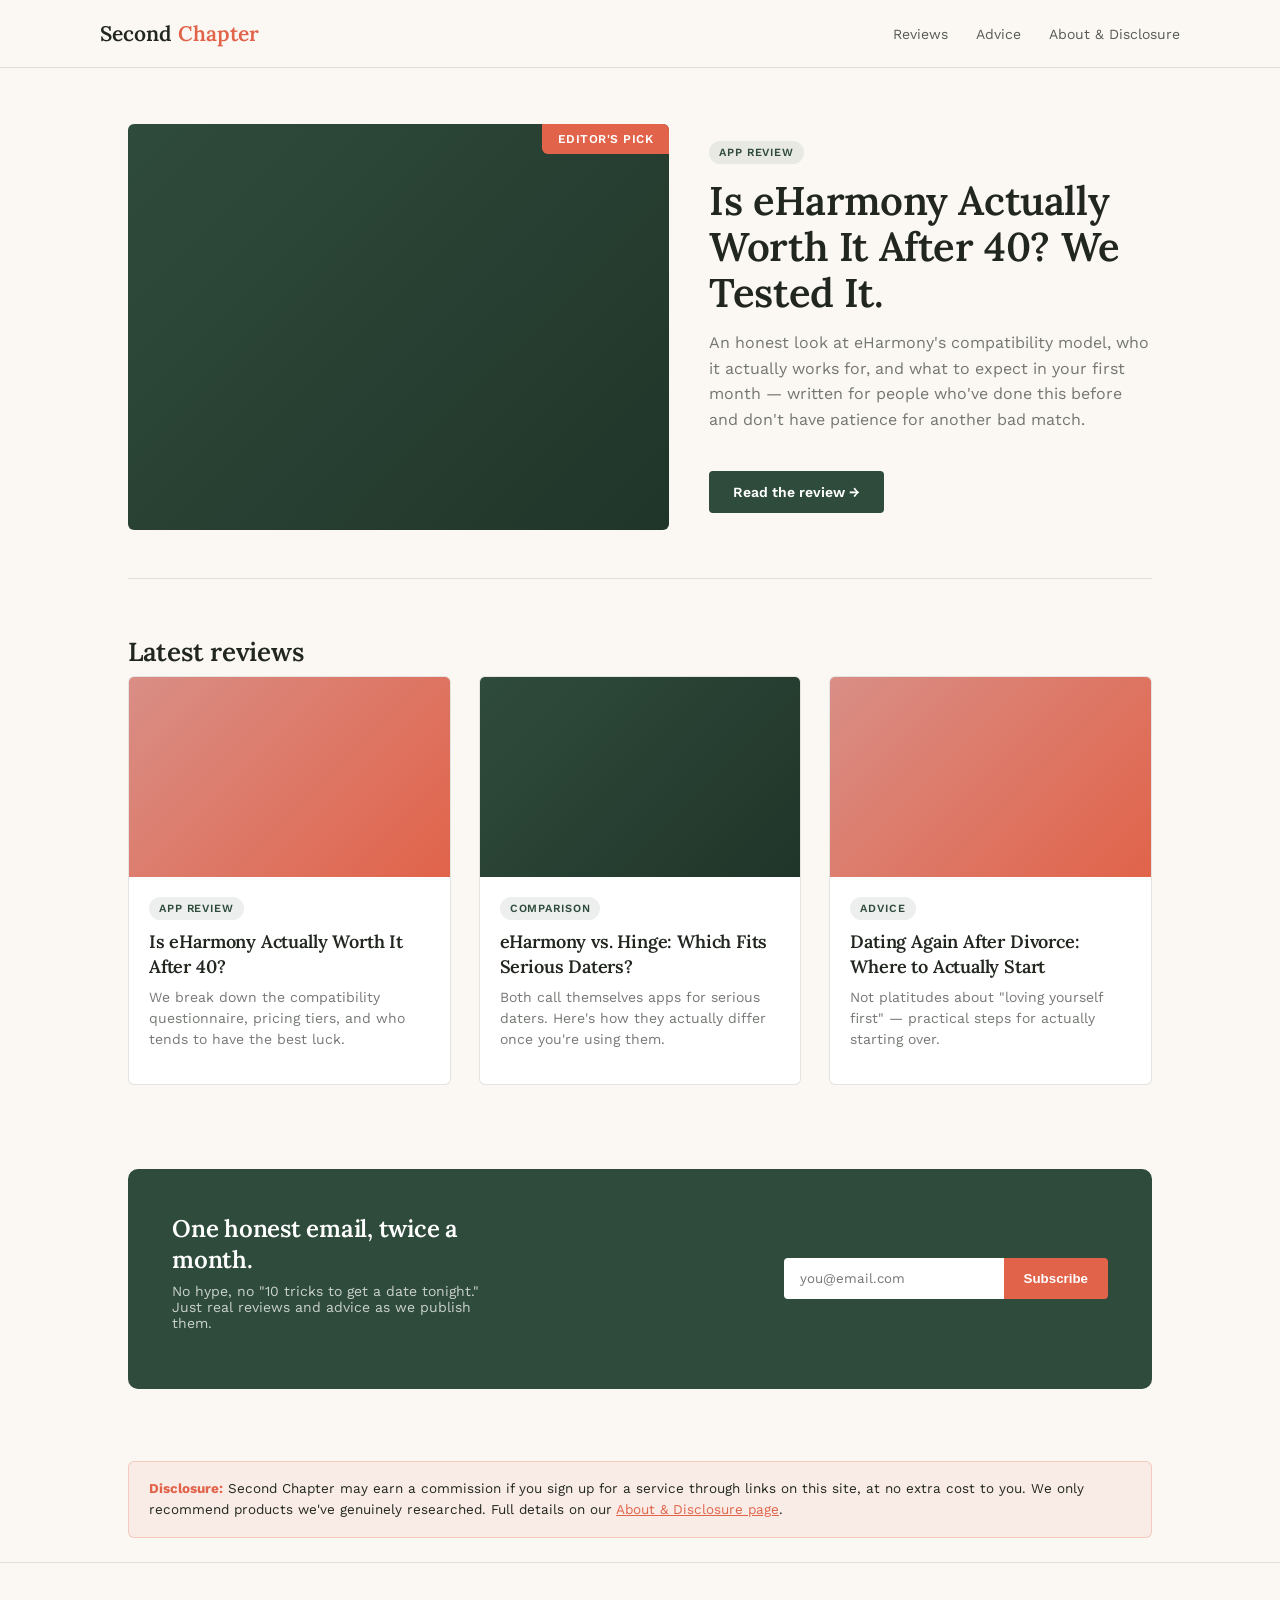
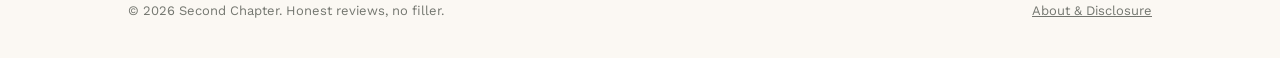
<file: index.html>
<!DOCTYPE html>
<html lang="en">
<head>
<meta charset="UTF-8">
<meta name="viewport" content="width=device-width, initial-scale=1.0">
<meta name="google-site-verification" content="4JH7zGZ_nE0rTeVRltQu4pvjccL-oIEWRIlBzARLXTw" />
<title>Second Chapter — Honest Dating App Reviews & Advice</title>
<link rel="preconnect" href="https://fonts.googleapis.com">
<link href="https://fonts.googleapis.com/css2?family=Lora:wght@500;600;700&family=Work+Sans:wght@400;500;600&display=swap" rel="stylesheet">
<link rel="stylesheet" href="style.css">
</head>
<body>

<nav class="topbar">
  <div class="topbar-inner wrap" style="padding-left:0;padding-right:0;">
    <div class="brand">Second <span>Chapter</span></div>
    <div class="nav-links">
      <a href="#reviews">Reviews</a>
      <a href="#advice">Advice</a>
      <a href="about.html">About & Disclosure</a>
    </div>
  </div>
</nav>

<div class="wrap">

  <section class="featured">
    <div class="art">
      <div class="fold">EDITOR'S PICK</div>
    </div>
    <div>
      <span class="tag">App Review</span>
      <h1>Is eHarmony Actually Worth It After 40? We Tested It.</h1>
      <p class="dek">An honest look at eHarmony's compatibility model, who it actually works for, and what to expect in your first month — written for people who've done this before and don't have patience for another bad match.</p>
      <a class="btn" href="posts/eharmony-review.html">Read the review →</a>
    </div>
  </section>

  <div class="section-head" id="reviews">
    <h2>Latest reviews</h2>
  </div>
  <div class="post-grid">
    <a class="post-card" href="posts/eharmony-review.html">
      <div class="thumb"></div>
      <div class="body">
        <span class="tag">App Review</span>
        <h3>Is eHarmony Actually Worth It After 40?</h3>
        <p>We break down the compatibility questionnaire, pricing tiers, and who tends to have the best luck.</p>
      </div>
    </a>
    <a class="post-card" href="posts/eharmony-vs-hinge.html">
      <div class="thumb" style="background:linear-gradient(135deg,#2F4B3C,#203529);"></div>
      <div class="body">
        <span class="tag">Comparison</span>
        <h3>eHarmony vs. Hinge: Which Fits Serious Daters?</h3>
        <p>Both call themselves apps for serious daters. Here's how they actually differ once you're using them.</p>
      </div>
    </a>
    <a class="post-card" href="posts/dating-after-divorce.html">
      <div class="thumb" style="background:linear-gradient(135deg,#D98E86,#E1634A);"></div>
      <div class="body">
        <span class="tag">Advice</span>
        <h3>Dating Again After Divorce: Where to Actually Start</h3>
        <p>Not platitudes about "loving yourself first" — practical steps for actually starting over.</p>
      </div>
    </a>
  </div>

  <div class="newsletter" id="advice">
    <div>
      <h3>One honest email, twice a month.</h3>
      <p>No hype, no "10 tricks to get a date tonight." Just real reviews and advice as we publish them.</p>
    </div>
    <form class="nform" onsubmit="event.preventDefault(); this.querySelector('button').textContent='Subscribed';">
      <input type="email" placeholder="you@email.com" required>
      <button type="submit">Subscribe</button>
    </form>
  </div>

  <div class="disclosure-strip">
    <strong>Disclosure:</strong> Second Chapter may earn a commission if you sign up for a service through links on this site, at no extra cost to you. We only recommend products we've genuinely researched. Full details on our <a href="about.html" style="color:var(--coral);">About & Disclosure page</a>.
  </div>

</div>

<footer>
  <div class="wrap foot-inner">
    <span>© 2026 Second Chapter. Honest reviews, no filler.</span>
    <span><a href="about.html">About & Disclosure</a></span>
  </div>
</footer>

</body>
</html>
</file>
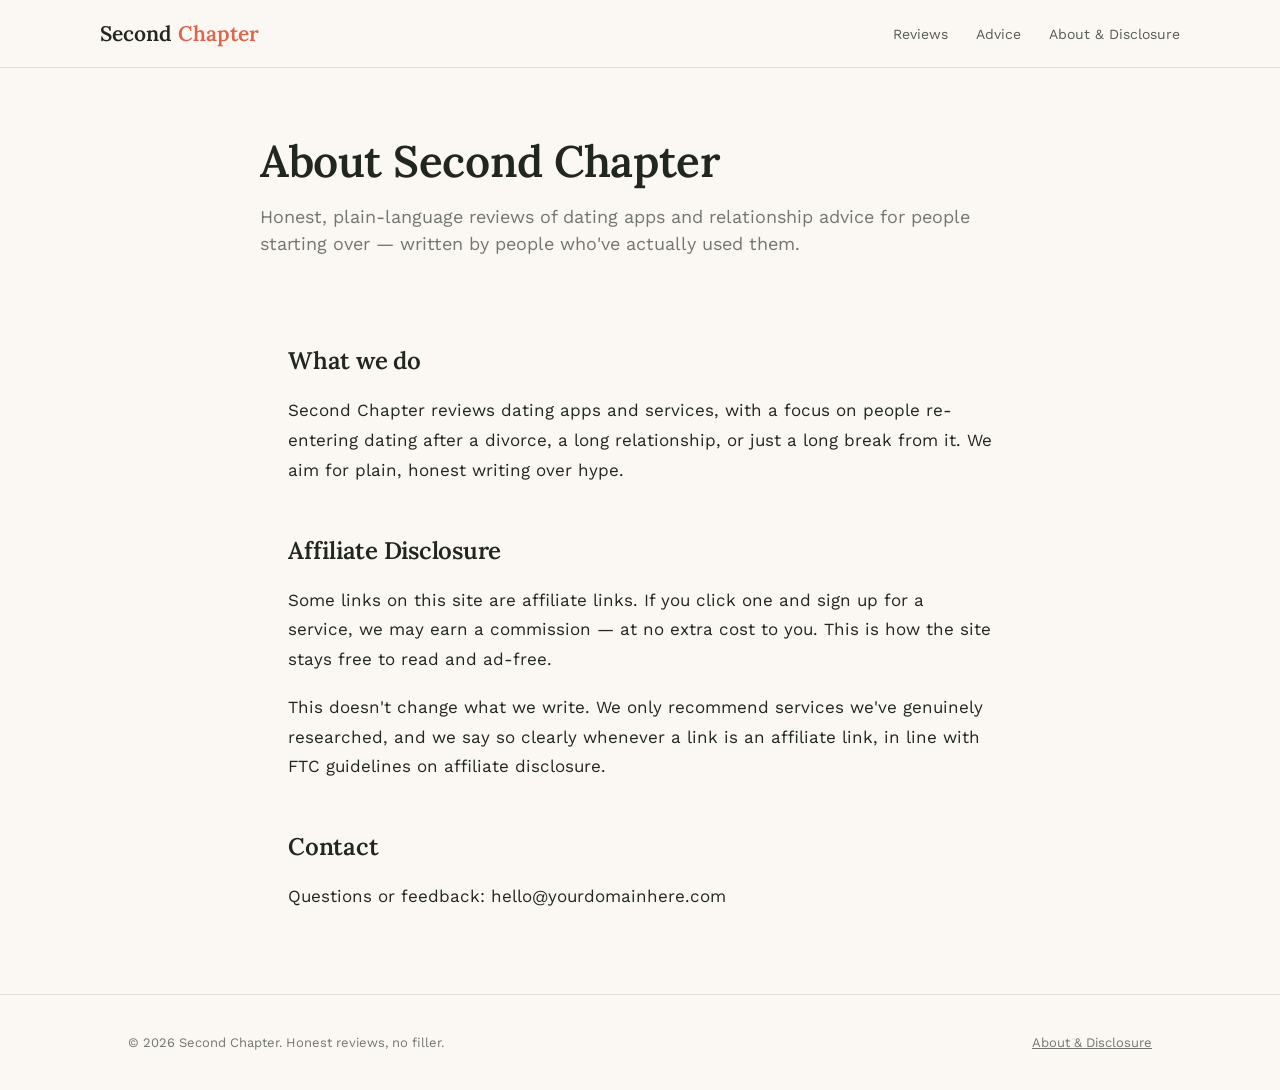
<file: about.html>
<!DOCTYPE html>
<html lang="en">
<head>
<meta charset="UTF-8">
<meta name="viewport" content="width=device-width, initial-scale=1.0">
<title>About & Disclosure — Second Chapter</title>
<link rel="preconnect" href="https://fonts.googleapis.com">
<link href="https://fonts.googleapis.com/css2?family=Lora:wght@500;600;700&family=Work+Sans:wght@400;500;600&display=swap" rel="stylesheet">
<link rel="stylesheet" href="style.css">
</head>
<body>

<nav class="topbar">
  <div class="topbar-inner wrap" style="padding-left:0;padding-right:0;">
    <div class="brand"><a href="index.html" style="text-decoration:none;color:inherit;">Second <span>Chapter</span></a></div>
    <div class="nav-links">
      <a href="index.html#reviews">Reviews</a>
      <a href="index.html#advice">Advice</a>
      <a href="about.html">About & Disclosure</a>
    </div>
  </div>
</nav>

<div class="article-head wrap">
  <h1>About Second Chapter</h1>
  <p class="dek">Honest, plain-language reviews of dating apps and relationship advice for people starting over — written by people who've actually used them.</p>
</div>

<article class="article-body wrap">
  <h2>What we do</h2>
  <p>Second Chapter reviews dating apps and services, with a focus on people re-entering dating after a divorce, a long relationship, or just a long break from it. We aim for plain, honest writing over hype.</p>

  <h2>Affiliate Disclosure</h2>
  <p>Some links on this site are affiliate links. If you click one and sign up for a service, we may earn a commission — at no extra cost to you. This is how the site stays free to read and ad-free.</p>
  <p>This doesn't change what we write. We only recommend services we've genuinely researched, and we say so clearly whenever a link is an affiliate link, in line with FTC guidelines on affiliate disclosure.</p>

  <h2>Contact</h2>
  <p>Questions or feedback: hello@yourdomainhere.com</p>
</article>

<footer>
  <div class="wrap foot-inner">
    <span>© 2026 Second Chapter. Honest reviews, no filler.</span>
    <span><a href="about.html">About & Disclosure</a></span>
  </div>
</footer>

</body>
</html>
</file>
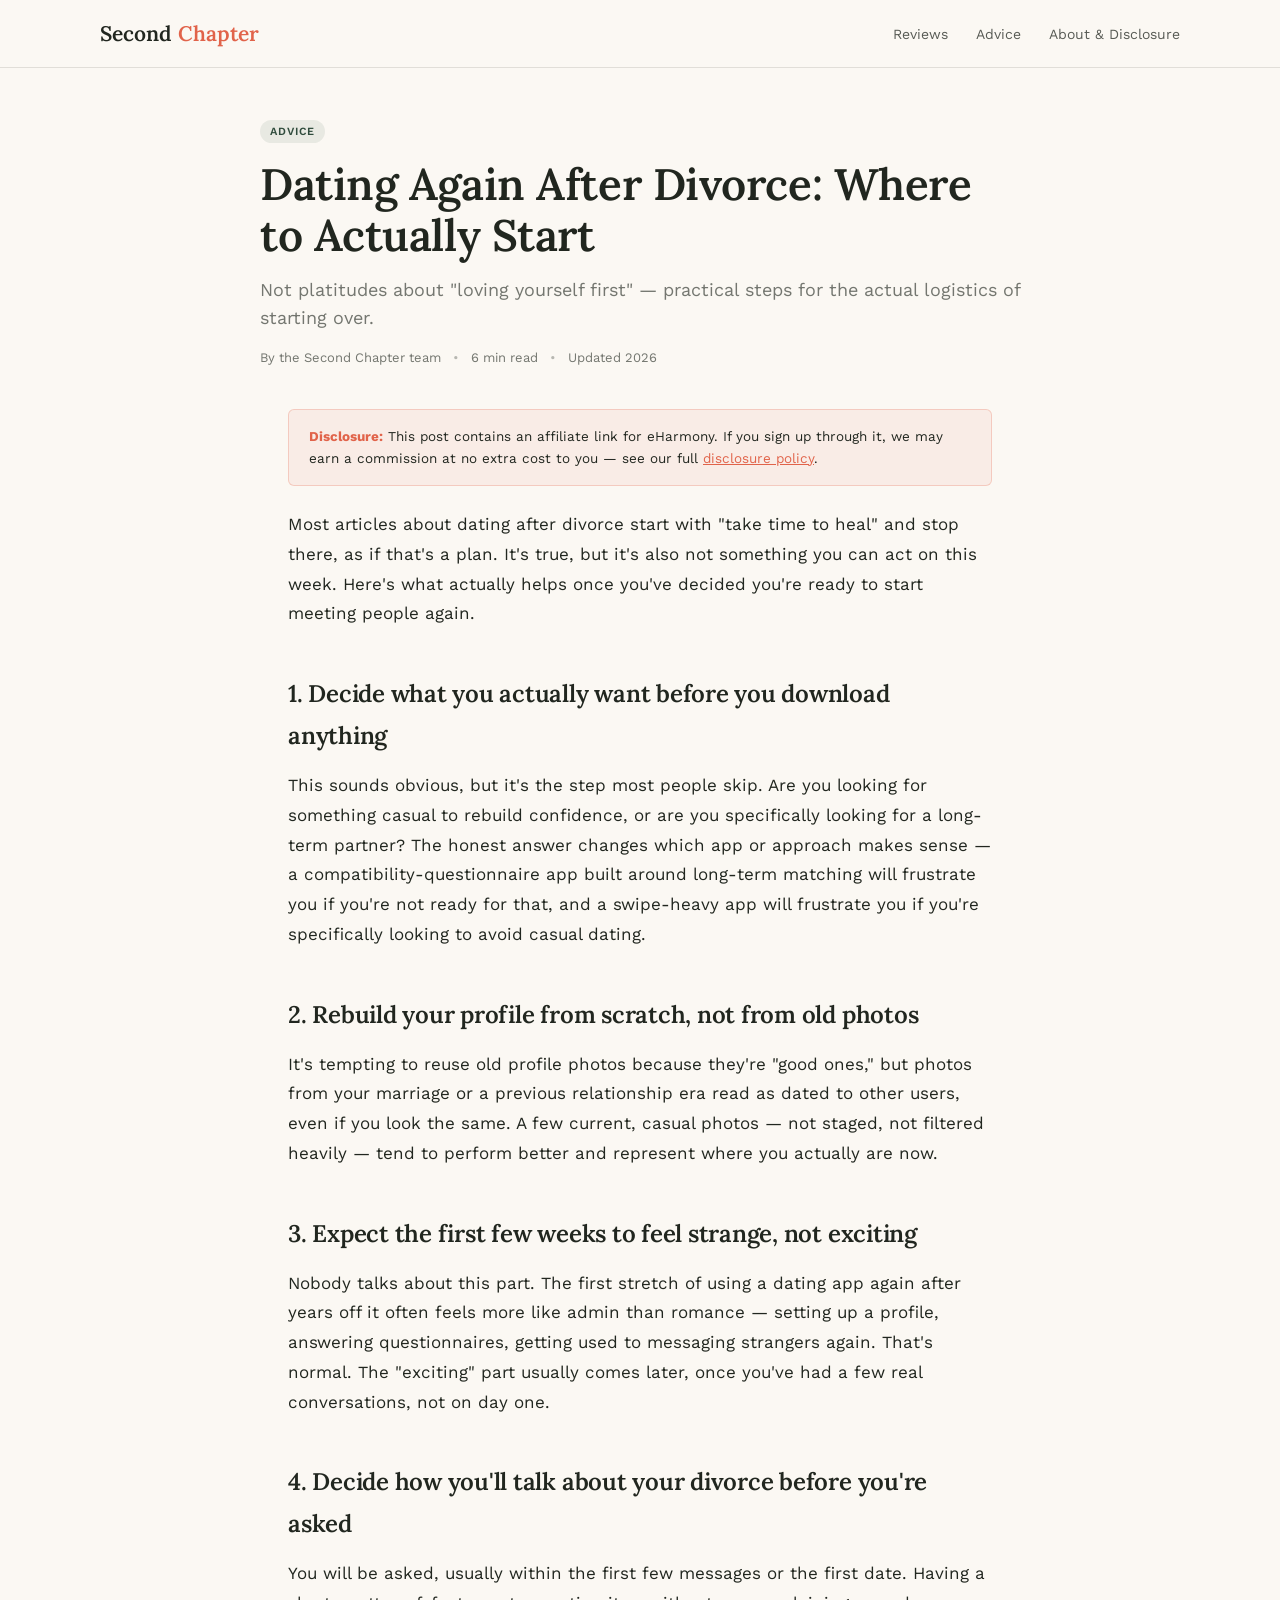
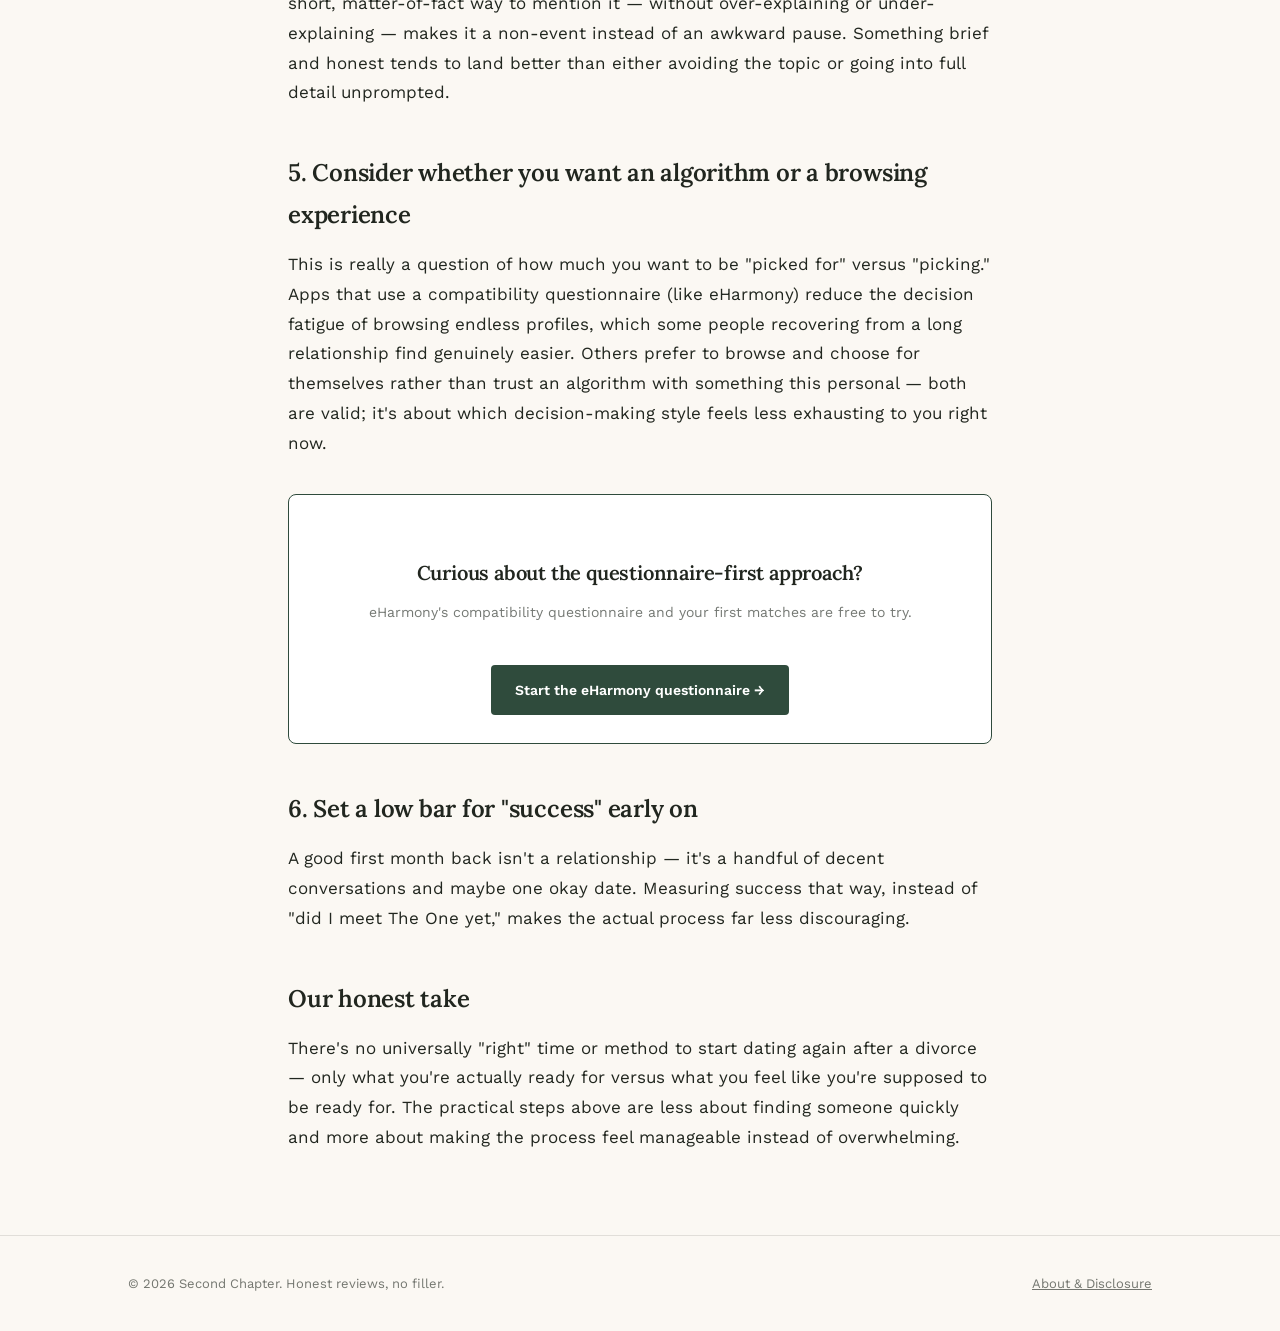
<file: posts/dating-after-divorce.html>
<!DOCTYPE html>
<html lang="en">
<head>
<meta charset="UTF-8">
<meta name="viewport" content="width=device-width, initial-scale=1.0">
<title>Dating Again After Divorce: Where to Actually Start — Second Chapter</title>
<link rel="preconnect" href="https://fonts.googleapis.com">
<link href="https://fonts.googleapis.com/css2?family=Lora:wght@500;600;700&family=Work+Sans:wght@400;500;600&display=swap" rel="stylesheet">
<link rel="stylesheet" href="../style.css">
</head>
<body>

<nav class="topbar">
  <div class="topbar-inner wrap" style="padding-left:0;padding-right:0;">
    <div class="brand"><a href="../index.html" style="text-decoration:none;color:inherit;">Second <span>Chapter</span></a></div>
    <div class="nav-links">
      <a href="../index.html#reviews">Reviews</a>
      <a href="../index.html#advice">Advice</a>
      <a href="../about.html">About & Disclosure</a>
    </div>
  </div>
</nav>

<div class="article-head wrap">
  <span class="tag">Advice</span>
  <h1>Dating Again After Divorce: Where to Actually Start</h1>
  <p class="dek">Not platitudes about "loving yourself first" — practical steps for the actual logistics of starting over.</p>
  <div class="meta">By the Second Chapter team <span class="dot">•</span> 6 min read <span class="dot">•</span> Updated 2026</div>
</div>

<article class="article-body wrap">

  <div class="disclosure-strip">
    <strong>Disclosure:</strong> This post contains an affiliate link for eHarmony. If you sign up through it, we may earn a commission at no extra cost to you — see our full <a href="../about.html" style="color:var(--coral);">disclosure policy</a>.
  </div>

  <p>Most articles about dating after divorce start with "take time to heal" and stop there, as if that's a plan. It's true, but it's also not something you can act on this week. Here's what actually helps once you've decided you're ready to start meeting people again.</p>

  <h2>1. Decide what you actually want before you download anything</h2>
  <p>This sounds obvious, but it's the step most people skip. Are you looking for something casual to rebuild confidence, or are you specifically looking for a long-term partner? The honest answer changes which app or approach makes sense — a compatibility-questionnaire app built around long-term matching will frustrate you if you're not ready for that, and a swipe-heavy app will frustrate you if you're specifically looking to avoid casual dating.</p>

  <h2>2. Rebuild your profile from scratch, not from old photos</h2>
  <p>It's tempting to reuse old profile photos because they're "good ones," but photos from your marriage or a previous relationship era read as dated to other users, even if you look the same. A few current, casual photos — not staged, not filtered heavily — tend to perform better and represent where you actually are now.</p>

  <h2>3. Expect the first few weeks to feel strange, not exciting</h2>
  <p>Nobody talks about this part. The first stretch of using a dating app again after years off it often feels more like admin than romance — setting up a profile, answering questionnaires, getting used to messaging strangers again. That's normal. The "exciting" part usually comes later, once you've had a few real conversations, not on day one.</p>

  <h2>4. Decide how you'll talk about your divorce before you're asked</h2>
  <p>You will be asked, usually within the first few messages or the first date. Having a short, matter-of-fact way to mention it — without over-explaining or under-explaining — makes it a non-event instead of an awkward pause. Something brief and honest tends to land better than either avoiding the topic or going into full detail unprompted.</p>

  <h2>5. Consider whether you want an algorithm or a browsing experience</h2>
  <p>This is really a question of how much you want to be "picked for" versus "picking." Apps that use a compatibility questionnaire (like eHarmony) reduce the decision fatigue of browsing endless profiles, which some people recovering from a long relationship find genuinely easier. Others prefer to browse and choose for themselves rather than trust an algorithm with something this personal — both are valid; it's about which decision-making style feels less exhausting to you right now.</p>

  <div class="cta-box">
    <h3>Curious about the questionnaire-first approach?</h3>
    <p>eHarmony's compatibility questionnaire and your first matches are free to try.</p>
    <a class="btn" href="https://tms.eharmony.com/cl?m315=c&q=o1dSHENv8YsxD7CzcHkn0jqQ" rel="sponsored noopener" target="_blank">Start the eHarmony questionnaire →</a>
  </div>

  <h2>6. Set a low bar for "success" early on</h2>
  <p>A good first month back isn't a relationship — it's a handful of decent conversations and maybe one okay date. Measuring success that way, instead of "did I meet The One yet," makes the actual process far less discouraging.</p>

  <h2>Our honest take</h2>
  <p>There's no universally "right" time or method to start dating again after a divorce — only what you're actually ready for versus what you feel like you're supposed to be ready for. The practical steps above are less about finding someone quickly and more about making the process feel manageable instead of overwhelming.</p>

</article>

<footer>
  <div class="wrap foot-inner">
    <span>© 2026 Second Chapter. Honest reviews, no filler.</span>
    <span><a href="../about.html">About & Disclosure</a></span>
  </div>
</footer>

</body>
</html>
</file>
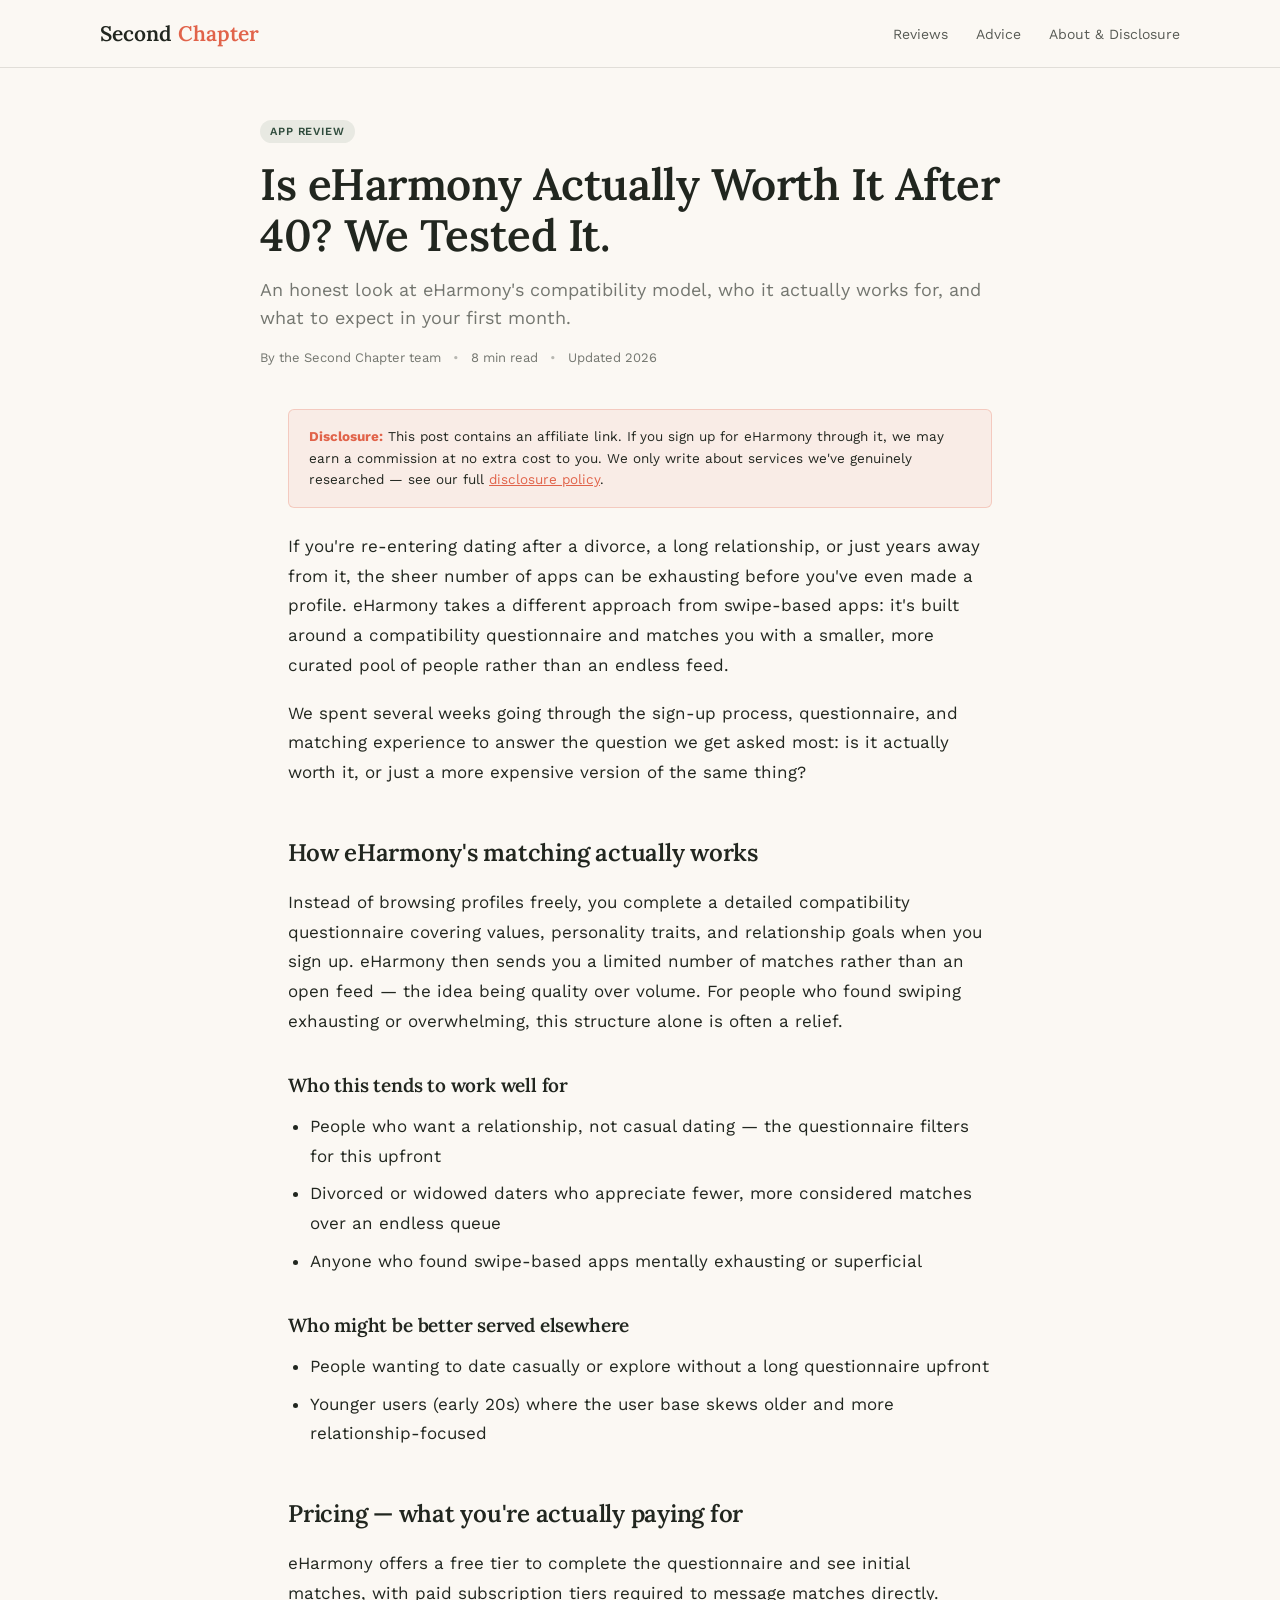
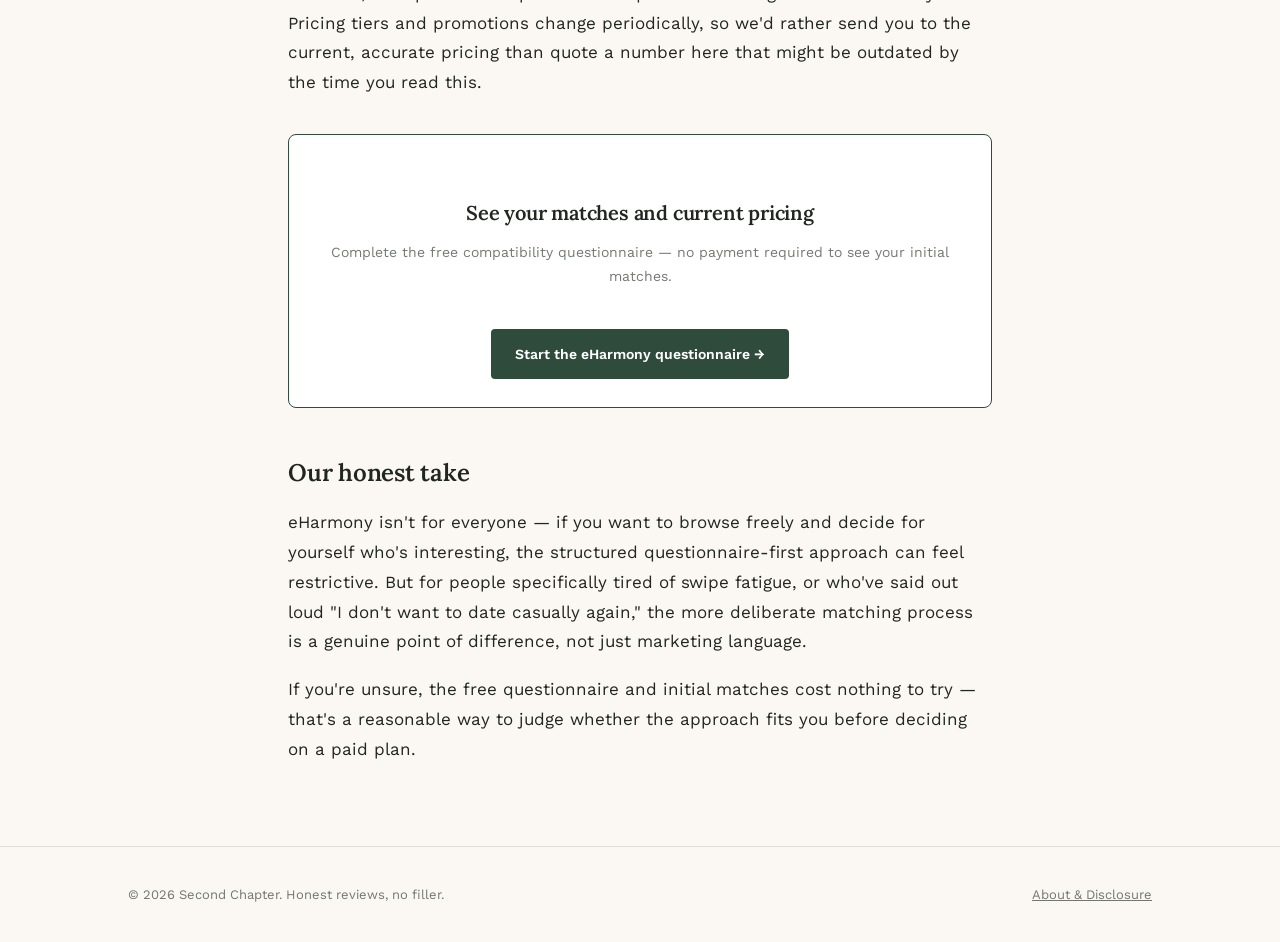
<file: posts/eharmony-review.html>
<!DOCTYPE html>
<html lang="en">
<head>
<meta charset="UTF-8">
<meta name="viewport" content="width=device-width, initial-scale=1.0">
<title>Is eHarmony Actually Worth It After 40? — Second Chapter</title>
<link rel="preconnect" href="https://fonts.googleapis.com">
<link href="https://fonts.googleapis.com/css2?family=Lora:wght@500;600;700&family=Work+Sans:wght@400;500;600&display=swap" rel="stylesheet">
<link rel="stylesheet" href="../style.css">
</head>
<body>

<nav class="topbar">
  <div class="topbar-inner wrap" style="padding-left:0;padding-right:0;">
    <div class="brand"><a href="../index.html" style="text-decoration:none;color:inherit;">Second <span>Chapter</span></a></div>
    <div class="nav-links">
      <a href="../index.html#reviews">Reviews</a>
      <a href="../index.html#advice">Advice</a>
      <a href="../about.html">About & Disclosure</a>
    </div>
  </div>
</nav>

<div class="article-head wrap">
  <span class="tag">App Review</span>
  <h1>Is eHarmony Actually Worth It After 40? We Tested It.</h1>
  <p class="dek">An honest look at eHarmony's compatibility model, who it actually works for, and what to expect in your first month.</p>
  <div class="meta">By the Second Chapter team <span class="dot">•</span> 8 min read <span class="dot">•</span> Updated 2026</div>
</div>

<article class="article-body wrap">

  <div class="disclosure-strip">
    <strong>Disclosure:</strong> This post contains an affiliate link. If you sign up for eHarmony through it, we may earn a commission at no extra cost to you. We only write about services we've genuinely researched — see our full <a href="../about.html" style="color:var(--coral);">disclosure policy</a>.
  </div>

  <p>If you're re-entering dating after a divorce, a long relationship, or just years away from it, the sheer number of apps can be exhausting before you've even made a profile. eHarmony takes a different approach from swipe-based apps: it's built around a compatibility questionnaire and matches you with a smaller, more curated pool of people rather than an endless feed.</p>

  <p>We spent several weeks going through the sign-up process, questionnaire, and matching experience to answer the question we get asked most: is it actually worth it, or just a more expensive version of the same thing?</p>

  <h2>How eHarmony's matching actually works</h2>
  <p>Instead of browsing profiles freely, you complete a detailed compatibility questionnaire covering values, personality traits, and relationship goals when you sign up. eHarmony then sends you a limited number of matches rather than an open feed — the idea being quality over volume. For people who found swiping exhausting or overwhelming, this structure alone is often a relief.</p>

  <h3>Who this tends to work well for</h3>
  <ul>
    <li>People who want a relationship, not casual dating — the questionnaire filters for this upfront</li>
    <li>Divorced or widowed daters who appreciate fewer, more considered matches over an endless queue</li>
    <li>Anyone who found swipe-based apps mentally exhausting or superficial</li>
  </ul>

  <h3>Who might be better served elsewhere</h3>
  <ul>
    <li>People wanting to date casually or explore without a long questionnaire upfront</li>
    <li>Younger users (early 20s) where the user base skews older and more relationship-focused</li>
  </ul>

  <h2>Pricing — what you're actually paying for</h2>
  <p>eHarmony offers a free tier to complete the questionnaire and see initial matches, with paid subscription tiers required to message matches directly. Pricing tiers and promotions change periodically, so we'd rather send you to the current, accurate pricing than quote a number here that might be outdated by the time you read this.</p>

  <div class="cta-box">
    <h3>See your matches and current pricing</h3>
    <p>Complete the free compatibility questionnaire — no payment required to see your initial matches.</p>
    <a class="btn" href="https://tms.eharmony.com/cl?m315=c&q=o1dSHENv8YsxD7CzcHkn0jqQ" rel="sponsored noopener" target="_blank">Start the eHarmony questionnaire →</a>
  </div>

  <h2>Our honest take</h2>
  <p>eHarmony isn't for everyone — if you want to browse freely and decide for yourself who's interesting, the structured questionnaire-first approach can feel restrictive. But for people specifically tired of swipe fatigue, or who've said out loud "I don't want to date casually again," the more deliberate matching process is a genuine point of difference, not just marketing language.</p>

  <p>If you're unsure, the free questionnaire and initial matches cost nothing to try — that's a reasonable way to judge whether the approach fits you before deciding on a paid plan.</p>

</article>

<footer>
  <div class="wrap foot-inner">
    <span>© 2026 Second Chapter. Honest reviews, no filler.</span>
    <span><a href="../about.html">About & Disclosure</a></span>
  </div>
</footer>

</body>
</html>
</file>
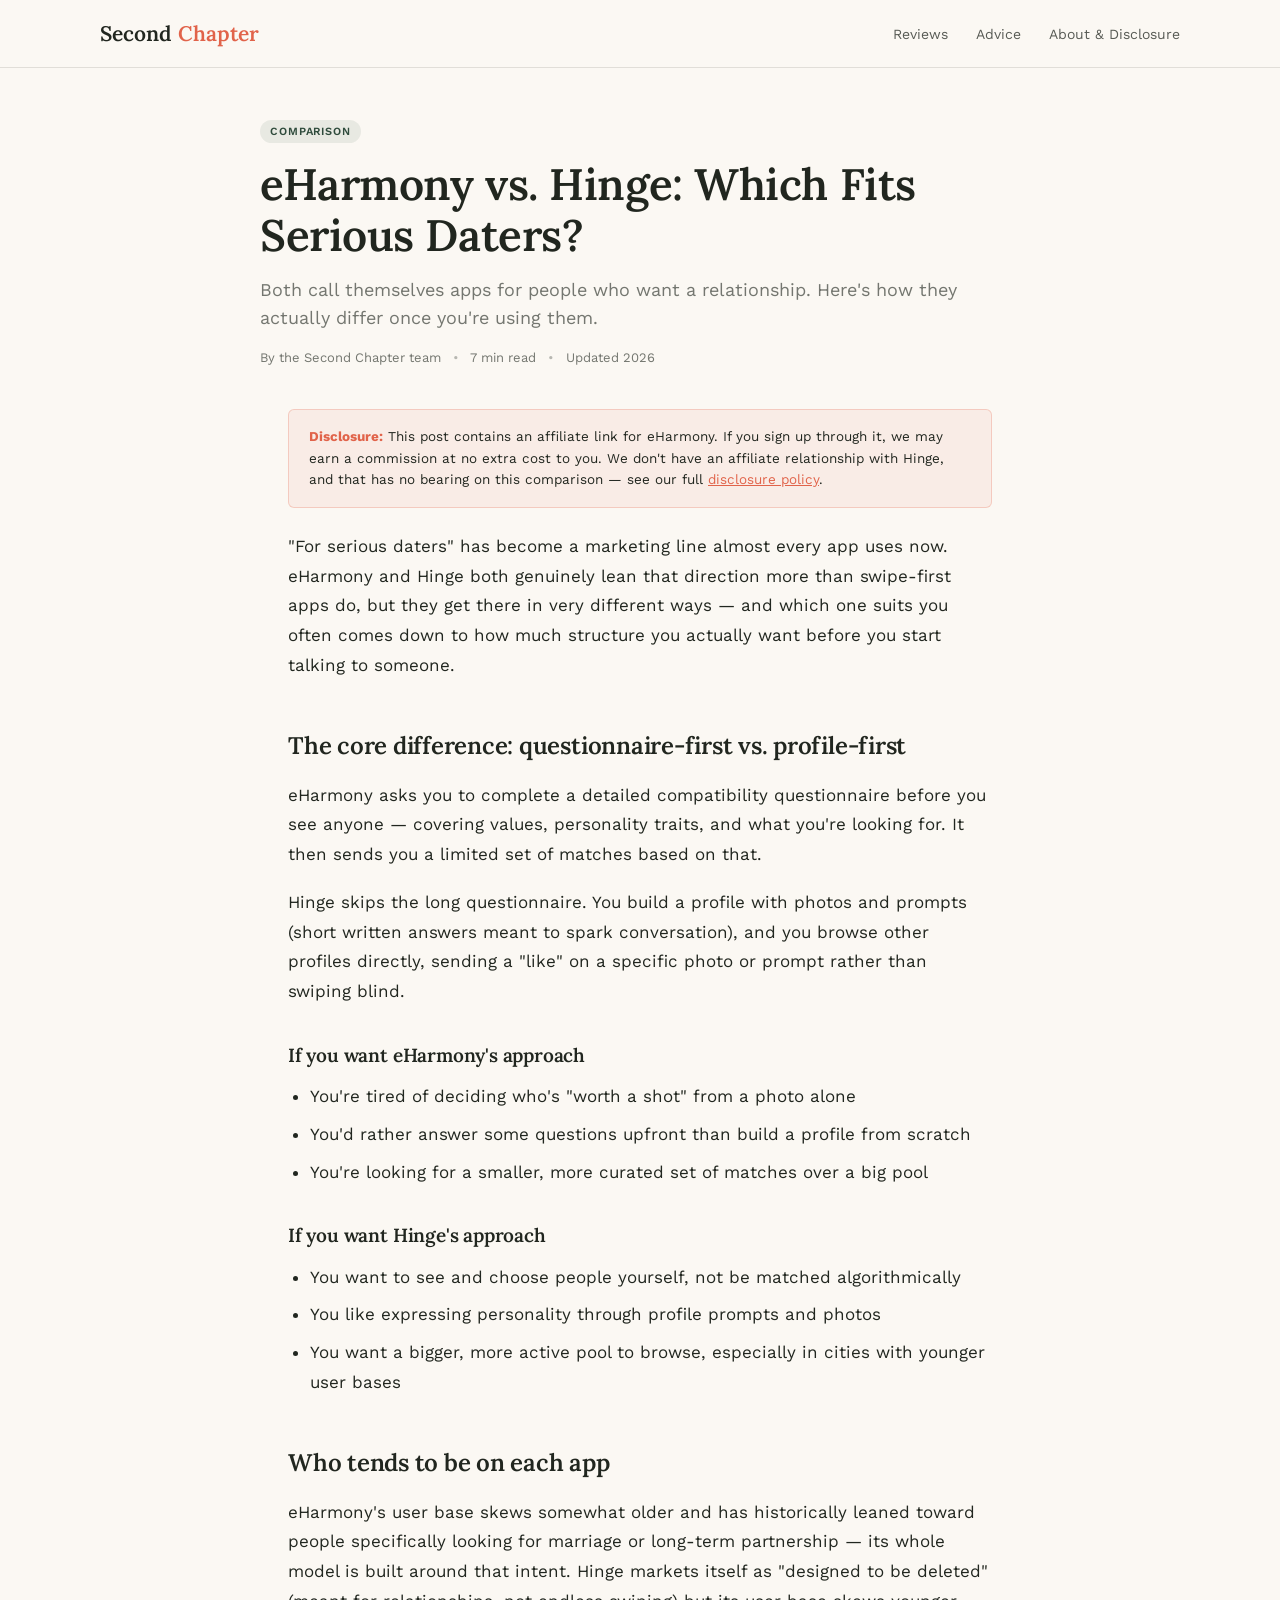
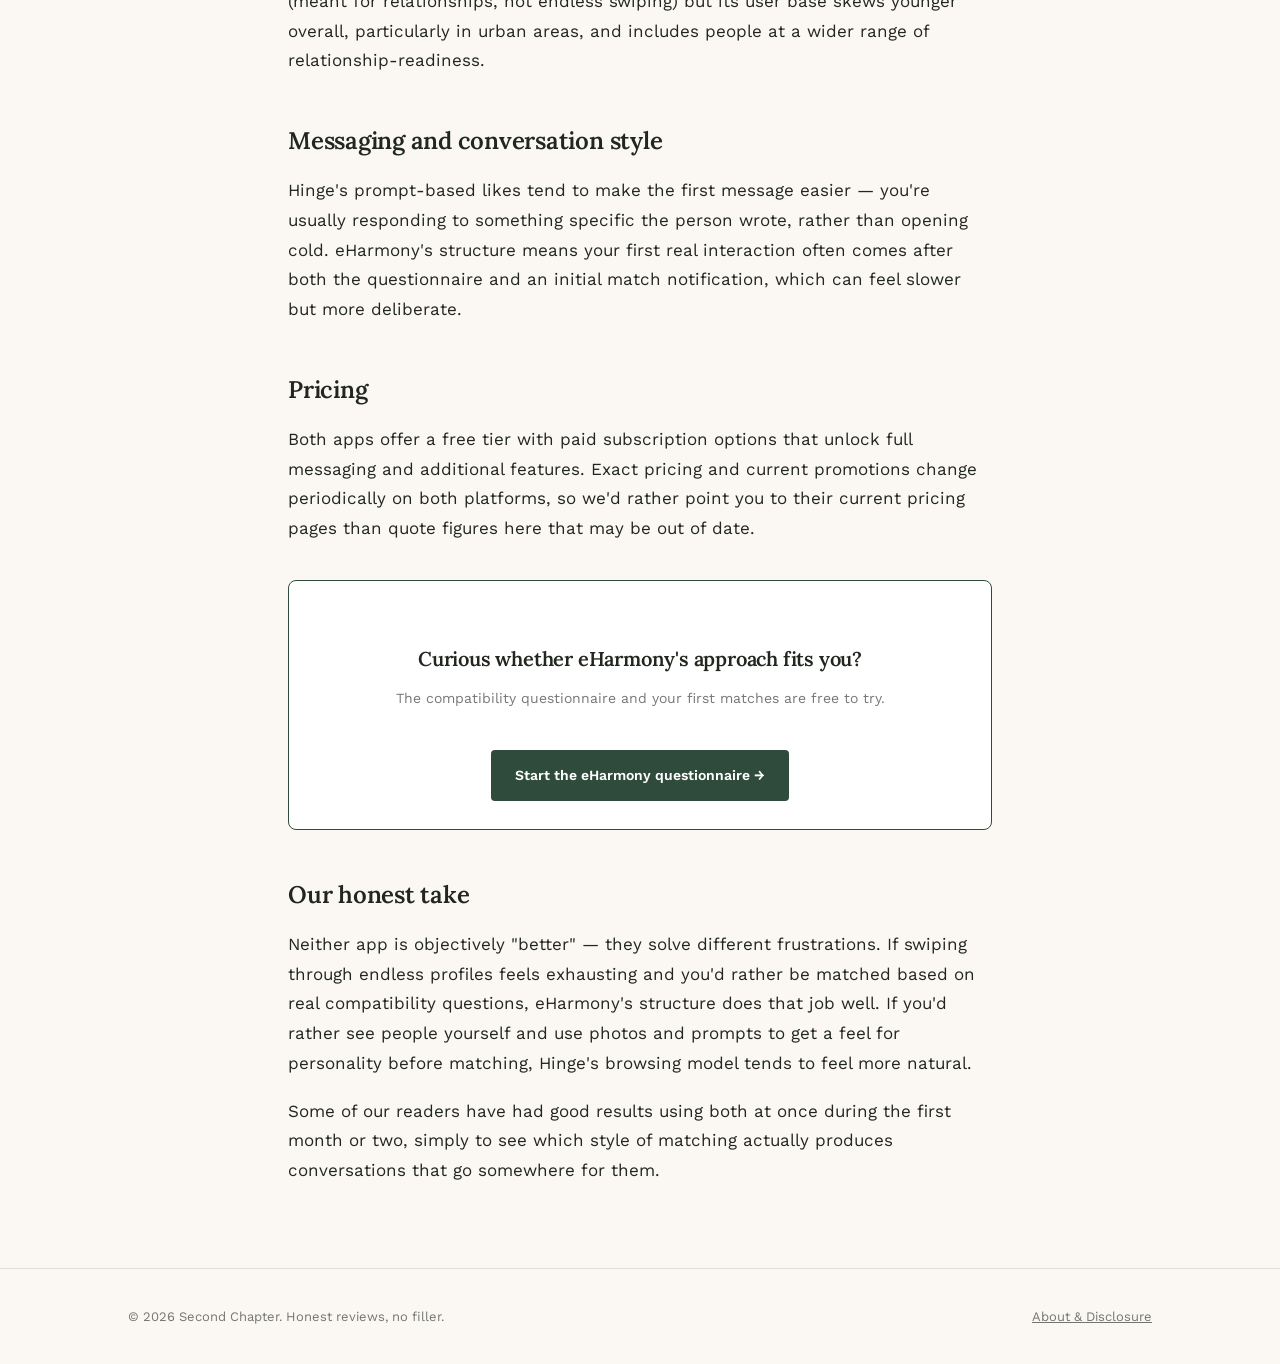
<file: posts/eharmony-vs-hinge.html>
<!DOCTYPE html>
<html lang="en">
<head>
<meta charset="UTF-8">
<meta name="viewport" content="width=device-width, initial-scale=1.0">
<title>eHarmony vs. Hinge: Which Fits Serious Daters? — Second Chapter</title>
<link rel="preconnect" href="https://fonts.googleapis.com">
<link href="https://fonts.googleapis.com/css2?family=Lora:wght@500;600;700&family=Work+Sans:wght@400;500;600&display=swap" rel="stylesheet">
<link rel="stylesheet" href="../style.css">
</head>
<body>

<nav class="topbar">
  <div class="topbar-inner wrap" style="padding-left:0;padding-right:0;">
    <div class="brand"><a href="../index.html" style="text-decoration:none;color:inherit;">Second <span>Chapter</span></a></div>
    <div class="nav-links">
      <a href="../index.html#reviews">Reviews</a>
      <a href="../index.html#advice">Advice</a>
      <a href="../about.html">About & Disclosure</a>
    </div>
  </div>
</nav>

<div class="article-head wrap">
  <span class="tag">Comparison</span>
  <h1>eHarmony vs. Hinge: Which Fits Serious Daters?</h1>
  <p class="dek">Both call themselves apps for people who want a relationship. Here's how they actually differ once you're using them.</p>
  <div class="meta">By the Second Chapter team <span class="dot">•</span> 7 min read <span class="dot">•</span> Updated 2026</div>
</div>

<article class="article-body wrap">

  <div class="disclosure-strip">
    <strong>Disclosure:</strong> This post contains an affiliate link for eHarmony. If you sign up through it, we may earn a commission at no extra cost to you. We don't have an affiliate relationship with Hinge, and that has no bearing on this comparison — see our full <a href="../about.html" style="color:var(--coral);">disclosure policy</a>.
  </div>

  <p>"For serious daters" has become a marketing line almost every app uses now. eHarmony and Hinge both genuinely lean that direction more than swipe-first apps do, but they get there in very different ways — and which one suits you often comes down to how much structure you actually want before you start talking to someone.</p>

  <h2>The core difference: questionnaire-first vs. profile-first</h2>
  <p>eHarmony asks you to complete a detailed compatibility questionnaire before you see anyone — covering values, personality traits, and what you're looking for. It then sends you a limited set of matches based on that.</p>
  <p>Hinge skips the long questionnaire. You build a profile with photos and prompts (short written answers meant to spark conversation), and you browse other profiles directly, sending a "like" on a specific photo or prompt rather than swiping blind.</p>

  <h3>If you want eHarmony's approach</h3>
  <ul>
    <li>You're tired of deciding who's "worth a shot" from a photo alone</li>
    <li>You'd rather answer some questions upfront than build a profile from scratch</li>
    <li>You're looking for a smaller, more curated set of matches over a big pool</li>
  </ul>

  <h3>If you want Hinge's approach</h3>
  <ul>
    <li>You want to see and choose people yourself, not be matched algorithmically</li>
    <li>You like expressing personality through profile prompts and photos</li>
    <li>You want a bigger, more active pool to browse, especially in cities with younger user bases</li>
  </ul>

  <h2>Who tends to be on each app</h2>
  <p>eHarmony's user base skews somewhat older and has historically leaned toward people specifically looking for marriage or long-term partnership — its whole model is built around that intent. Hinge markets itself as "designed to be deleted" (meant for relationships, not endless swiping) but its user base skews younger overall, particularly in urban areas, and includes people at a wider range of relationship-readiness.</p>

  <h2>Messaging and conversation style</h2>
  <p>Hinge's prompt-based likes tend to make the first message easier — you're usually responding to something specific the person wrote, rather than opening cold. eHarmony's structure means your first real interaction often comes after both the questionnaire and an initial match notification, which can feel slower but more deliberate.</p>

  <h2>Pricing</h2>
  <p>Both apps offer a free tier with paid subscription options that unlock full messaging and additional features. Exact pricing and current promotions change periodically on both platforms, so we'd rather point you to their current pricing pages than quote figures here that may be out of date.</p>

  <div class="cta-box">
    <h3>Curious whether eHarmony's approach fits you?</h3>
    <p>The compatibility questionnaire and your first matches are free to try.</p>
    <a class="btn" href="https://tms.eharmony.com/cl?m315=c&q=o1dSHENv8YsxD7CzcHkn0jqQ" rel="sponsored noopener" target="_blank">Start the eHarmony questionnaire →</a>
  </div>

  <h2>Our honest take</h2>
  <p>Neither app is objectively "better" — they solve different frustrations. If swiping through endless profiles feels exhausting and you'd rather be matched based on real compatibility questions, eHarmony's structure does that job well. If you'd rather see people yourself and use photos and prompts to get a feel for personality before matching, Hinge's browsing model tends to feel more natural.</p>
  <p>Some of our readers have had good results using both at once during the first month or two, simply to see which style of matching actually produces conversations that go somewhere for them.</p>

</article>

<footer>
  <div class="wrap foot-inner">
    <span>© 2026 Second Chapter. Honest reviews, no filler.</span>
    <span><a href="../about.html">About & Disclosure</a></span>
  </div>
</footer>

</body>
</html>
</file>
<file: style.css>
:root{
  --paper:#FBF8F3;
  --card:#FFFFFF;
  --ink:#21261F;
  --forest:#2F4B3C;
  --forest-deep:#203529;
  --coral:#E1634A;
  --rose:#D98E86;
  --line: rgba(33,38,31,0.12);
  --muted: rgba(33,38,31,0.62);
}
*{ box-sizing:border-box; }
html{ scroll-behavior:smooth; }
body{
  margin:0;
  background:var(--paper);
  color:var(--ink);
  font-family:'Work Sans', sans-serif;
  -webkit-font-smoothing:antialiased;
}
a{ color:inherit; }
h1,h2,h3{ font-family:'Lora', serif; margin:0; font-weight:600; letter-spacing:-0.01em; }
.wrap{ max-width:1080px; margin:0 auto; padding:0 28px; }
img{ max-width:100%; display:block; }

/* NAV */
nav.topbar{
  position:sticky; top:0; z-index:50;
  background:rgba(251,248,243,0.9);
  backdrop-filter:blur(8px);
  border-bottom:1px solid var(--line);
}
.topbar-inner{
  max-width:1080px; margin:0 auto; padding:20px 28px;
  display:flex; align-items:center; justify-content:space-between;
}
.brand{ font-family:'Lora', serif; font-size:21px; font-weight:600; }
.brand span{ color:var(--coral); }
.nav-links{ display:flex; gap:28px; font-size:14px; }
.nav-links a{ text-decoration:none; opacity:0.75; transition:opacity .2s; }
.nav-links a:hover{ opacity:1; }

/* TAG */
.tag{
  display:inline-block;
  font-size:11px; letter-spacing:0.08em; text-transform:uppercase;
  color:var(--forest); background:rgba(47,75,60,0.09);
  padding:5px 10px; border-radius:20px;
  font-weight:600;
}
.meta{ font-size:13px; color:var(--muted); margin-top:10px; }
.meta .dot{ margin:0 8px; opacity:0.5; }

/* FEATURED HERO POST */
.featured{
  display:grid; grid-template-columns:1.1fr 0.9fr; gap:40px;
  padding:56px 0 48px; border-bottom:1px solid var(--line);
  align-items:center;
}
.featured .art{
  border-radius:6px; overflow:hidden;
  aspect-ratio:4/3;
  background:linear-gradient(135deg, var(--forest), var(--forest-deep));
  position:relative;
}
.featured .art .fold{
  position:absolute; top:0; right:0;
  background:var(--coral); color:#fff;
  font-size:12px; font-weight:600; letter-spacing:0.04em;
  padding:8px 16px; border-bottom-left-radius:6px;
}
.featured h1{ font-size:clamp(28px,3.4vw,40px); line-height:1.15; margin-top:14px; }
.featured p.dek{ font-size:16px; line-height:1.6; color:var(--muted); margin-top:14px; max-width:52ch; }
.btn{
  display:inline-block; margin-top:22px;
  background:var(--forest); color:#fff;
  padding:13px 24px; border-radius:4px;
  text-decoration:none; font-size:14px; font-weight:600;
  transition:background .2s;
}
.btn:hover{ background:var(--forest-deep); }
.btn.outline{
  background:transparent; color:var(--forest); border:1.5px solid var(--forest);
}
.btn.outline:hover{ background:var(--forest); color:#fff; }

/* POST GRID */
.section-head{ padding:56px 0 8px; display:flex; justify-content:space-between; align-items:baseline; }
.section-head h2{ font-size:26px; }
.post-grid{
  display:grid; grid-template-columns:repeat(3,1fr); gap:28px;
  padding-bottom:64px;
}
.post-card{
  background:var(--card); border:1px solid var(--line); border-radius:6px;
  overflow:hidden; transition:transform .2s, box-shadow .2s;
  text-decoration:none; color:var(--ink);
}
.post-card:hover{ transform:translateY(-3px); box-shadow:0 16px 32px -20px rgba(33,38,31,0.3); }
.post-card .thumb{
  aspect-ratio:16/10;
  background:linear-gradient(135deg, var(--rose), var(--coral));
}
.post-card .body{ padding:20px; }
.post-card h3{ font-size:18px; margin-top:10px; line-height:1.35; }
.post-card p{ font-size:14px; color:var(--muted); margin-top:8px; line-height:1.5; }

/* NEWSLETTER */
.newsletter{
  background:var(--forest); color:#fff;
  border-radius:10px; padding:44px; margin:20px 0 72px;
  display:flex; justify-content:space-between; align-items:center; gap:24px; flex-wrap:wrap;
}
.newsletter h3{ color:#fff; font-size:24px; max-width:360px; }
.newsletter p{ color:rgba(255,255,255,0.75); margin-top:8px; font-size:14px; max-width:340px; }
.nform{ display:flex; }
.nform input{
  padding:13px 16px; border:none; border-radius:4px 0 0 4px;
  width:220px; font-family:'Work Sans'; outline:none;
}
.nform button{
  padding:13px 20px; border:none; border-radius:0 4px 4px 0;
  background:var(--coral); color:#fff; font-weight:600; cursor:pointer;
}

/* FOOTER */
footer{ border-top:1px solid var(--line); padding:40px 0; }
.foot-inner{ display:flex; justify-content:space-between; flex-wrap:wrap; gap:16px; font-size:13px; color:var(--muted); }
.disclosure-strip{
  background:rgba(225,99,74,0.08); border:1px solid rgba(225,99,74,0.25);
  border-radius:6px; padding:16px 20px; font-size:13.5px; line-height:1.6;
  color:var(--ink); margin:24px 0;
}
.disclosure-strip strong{ color:var(--coral); }

/* ARTICLE PAGE */
.article-head{ padding:52px 0 20px; max-width:760px; margin:0 auto; }
.article-head h1{ font-size:clamp(30px,4vw,44px); line-height:1.15; margin-top:16px; }
.article-head p.dek{ font-size:18px; color:var(--muted); margin-top:16px; line-height:1.55; }
.article-body{
  max-width:760px; margin:0 auto; padding-bottom:64px;
  font-size:17px; line-height:1.75;
}
.article-body h2{ font-size:24px; margin-top:44px; margin-bottom:14px; }
.article-body h3{ font-size:19px; margin-top:32px; margin-bottom:10px; }
.article-body p{ margin:0 0 18px; }
.article-body ul{ margin:0 0 18px; padding-left:22px; }
.article-body li{ margin-bottom:8px; }
.cta-box{
  background:var(--card); border:1.5px solid var(--forest);
  border-radius:8px; padding:28px; text-align:center; margin:36px 0;
}
.cta-box h3{ font-size:20px; }
.cta-box p{ color:var(--muted); font-size:14px; margin:10px 0 18px; }

@media (max-width: 860px){
  .featured{ grid-template-columns:1fr; }
  .post-grid{ grid-template-columns:1fr; }
  .nav-links{ display:none; }
  .newsletter{ flex-direction:column; align-items:flex-start; }
  .nform input{ width:160px; }
}
</file>
